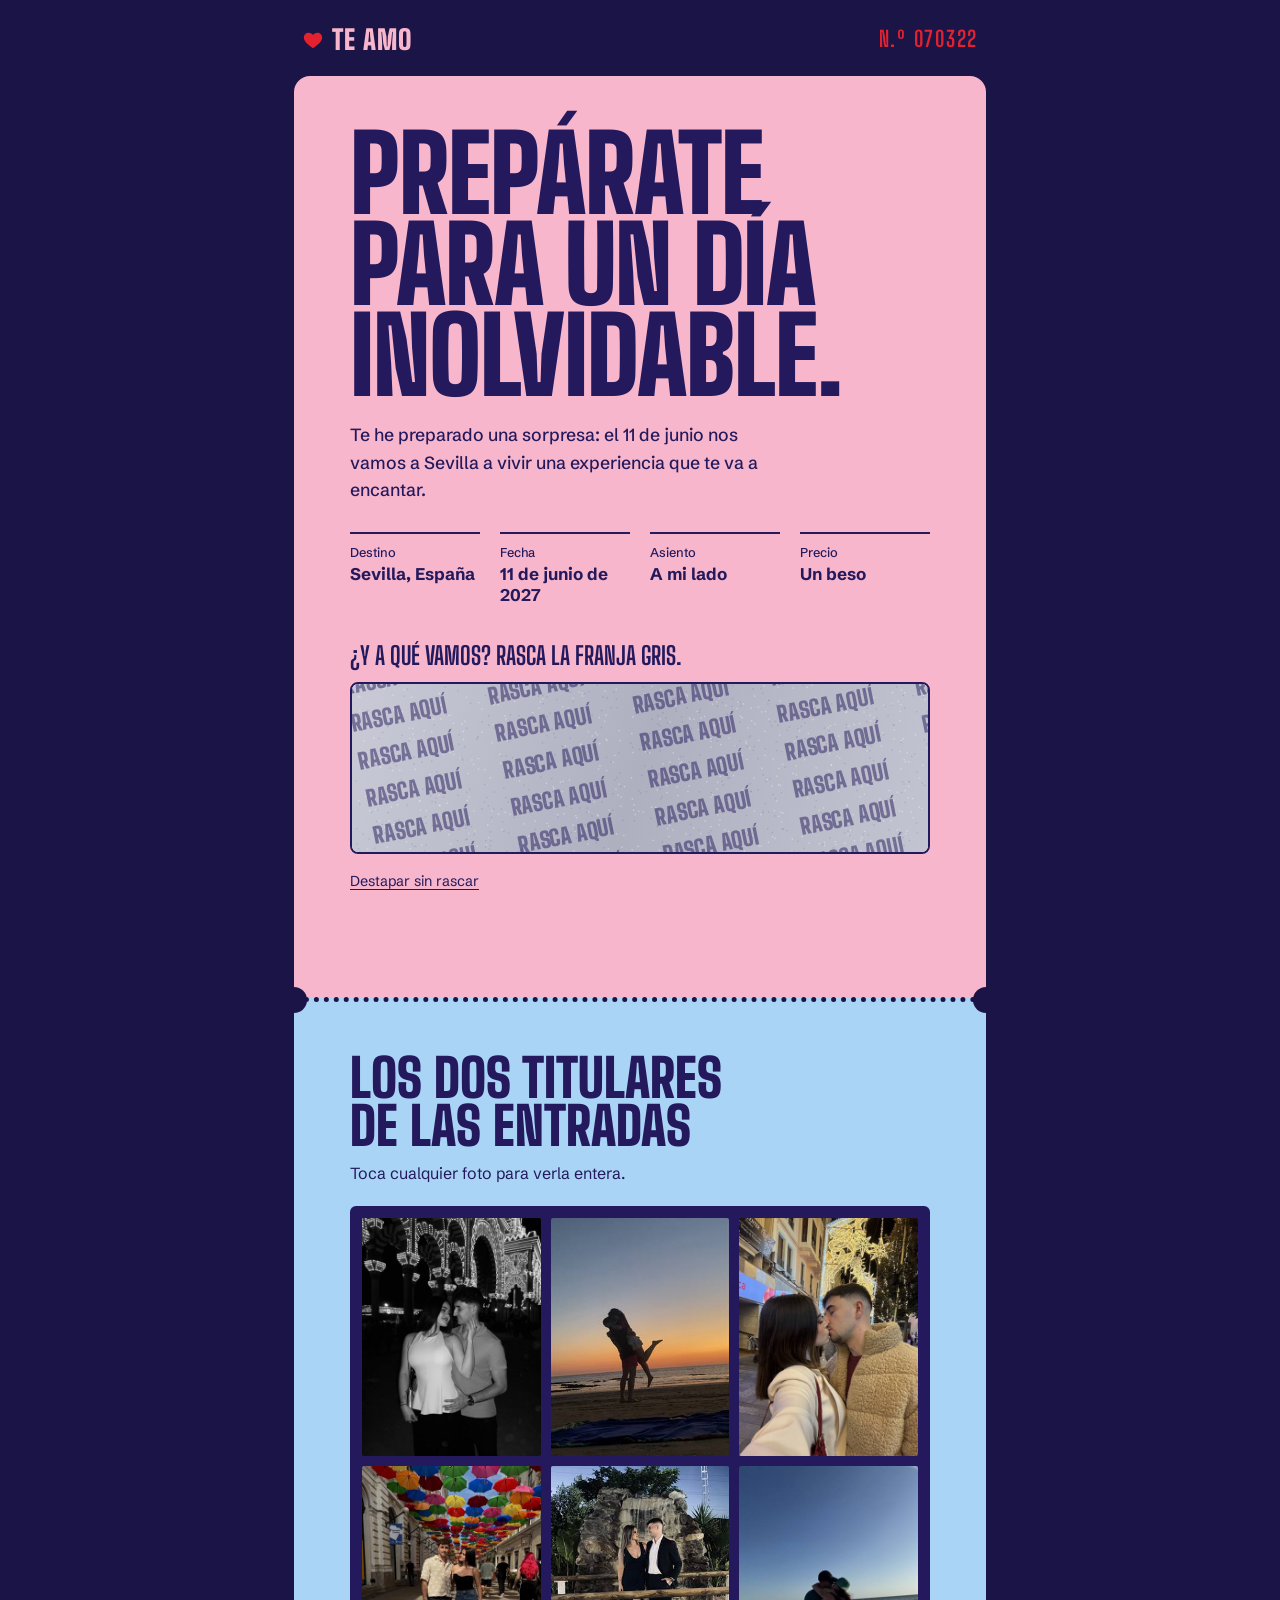
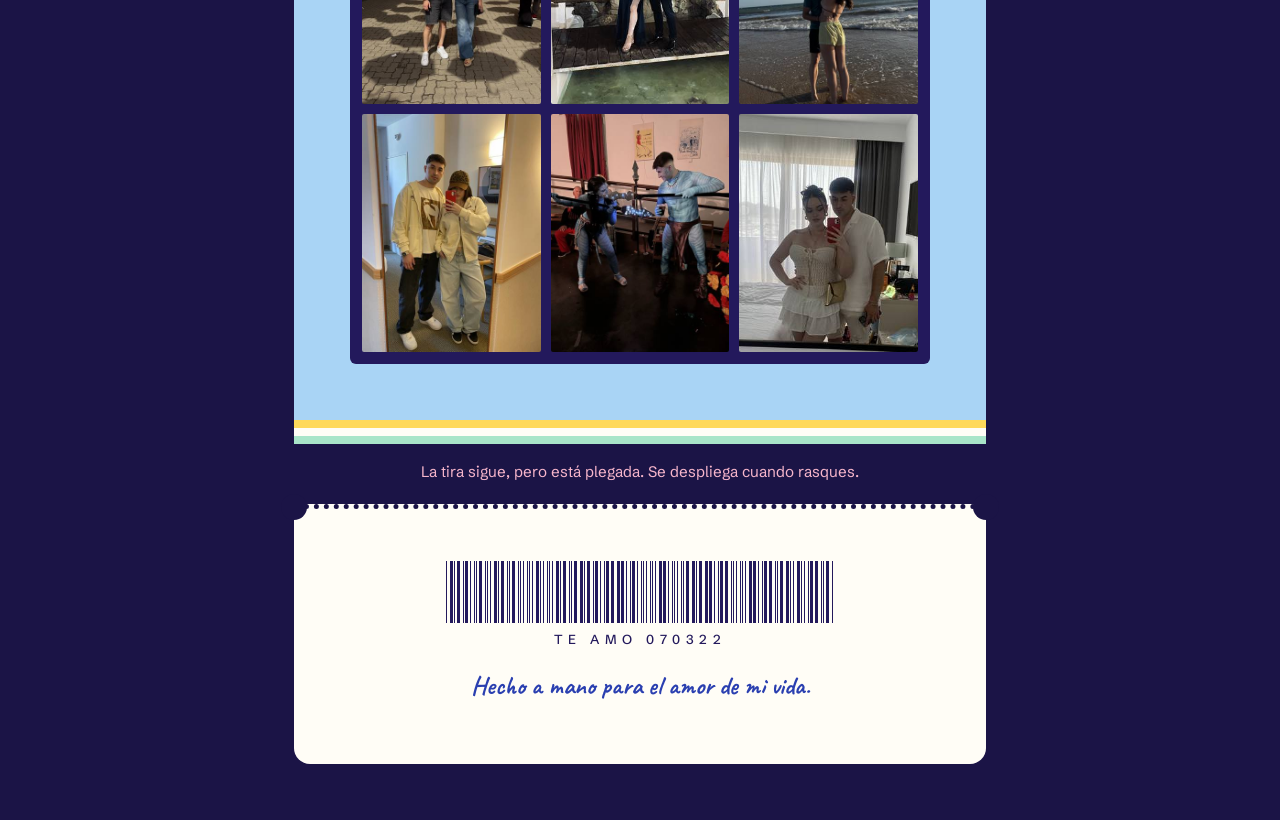
<file: index.html>
<!doctype html>
<html lang="es" data-phase="antes" data-abierto="false">
  <head>
    <meta charset="UTF-8" />
    <meta name="viewport" content="width=device-width, initial-scale=1.0, viewport-fit=cover" />
    <meta name="theme-color" content="#1b1446" />

    <!-- El título y la vista previa NO dicen qué es el regalo: eso se
         descubre rascando. script.js completa el título después. -->
    <title>Un regalo para Mónica</title>
    <meta name="description" content="Tienes una entrada a tu nombre. Rasca para ver de qué." />

    <meta property="og:type" content="website" />
    <meta property="og:title" content="Un regalo para Mónica" />
    <meta property="og:description" content="Tienes una entrada a tu nombre. Rasca para ver de qué." />
    <meta property="og:url" content="https://adrighx.github.io/regalo2026/" />
    <meta
      property="og:image"
      content="https://adrighx.github.io/regalo2026/assets/collage/photo-01.jpg"
    />
    <meta property="og:locale" content="es_ES" />

    <link rel="icon" href="assets/favicon.svg" type="image/svg+xml" />

    <link rel="preconnect" href="https://fonts.googleapis.com" />
    <link rel="preconnect" href="https://fonts.gstatic.com" crossorigin />
    <link
      href="https://fonts.googleapis.com/css2?family=Big+Shoulders+Display:wght@700;900&family=Caveat:wght@500;700&family=Schibsted+Grotesk:wght@400;500;700&display=swap"
      rel="stylesheet"
    />
    <link rel="stylesheet" href="styles.css" />
    <script src="config.js"></script>
    <script src="script.js" defer></script>
  </head>

  <body>
    <a class="saltar" href="#inicio">Ir a la entrada</a>

    <header class="taquilla">
      <a class="marca" href="#inicio" aria-label="Te amo">
        <svg class="marca-corazon" viewBox="0 0 24 24" width="22" height="22" aria-hidden="true">
          <path fill="currentColor" d="M12 21C5.5 16.4 2 13 2 9.2 2 6.3 4.3 4 7.2 4c1.7 0 3.3.8 4.3 2.1L12 6.4l.5-.3C13.5 4.8 15.1 4 16.8 4 19.7 4 22 6.3 22 9.2 22 13 18.5 16.4 12 21Z"/>
        </svg>
        <span class="marca-texto" aria-hidden="true">Te amo</span>
      </a>
      <p class="serie" aria-label="Número de serie">N.º <span class="js-serie">070322</span></p>
    </header>

    <!-- ====================================================================
         LA TIRA DE ENTRADAS
         Cada <section class="cupon"> es un cupón de la tira. Los de dentro
         de #tira-resto están plegados hasta que ella rasca el primero.
         ==================================================================== -->
    <main class="tira" id="tira">
      <!-- ---------------- CUPÓN 1: la entrada, con el rasca ---------------- -->
      <section class="cupon cupon--rosa" id="inicio" aria-labelledby="hero-title">
        <h1 id="hero-title" data-field="heroTitle">Prepárate para un día inolvidable.</h1>

        <p class="entradilla" data-field="message">
          Te he preparado una sorpresa: el 11 de junio nos vamos a Sevilla a vivir una experiencia
          que te va a encantar.
        </p>

        <dl class="datos">
          <div>
            <dt>Destino</dt>
            <dd><span data-field="city">Sevilla</span>, <span data-field="country">España</span></dd>
          </div>
          <div>
            <dt>Fecha</dt>
            <dd data-field="dateLabel">11 de junio de 2027</dd>
          </div>
          <div>
            <dt>Asiento</dt>
            <dd>A mi lado</dd>
          </div>
          <div>
            <dt>Precio</dt>
            <dd>Un beso</dd>
          </div>
        </dl>

        <div class="rasca" id="rasca">
          <p class="rasca-pregunta" id="rasca-pregunta">¿Y a qué vamos? Rasca la franja gris.</p>

          <div class="rasca-zona" id="rasca-zona">
            <div class="premio" id="premio" aria-hidden="true">
              <p class="premio-linea" data-field="revealLine">
                ¡Tenemos entradas para ver a Karol G en Sevilla!
              </p>
              <p class="premio-detalle">
                <span data-field="venue">Estadio La Cartuja</span>, a las
                <span data-field="timeLabel">21:00 h</span>
              </p>
            </div>
            <canvas class="rasca-capa" id="rasca-capa" aria-hidden="true"></canvas>
          </div>

          <button class="rasca-atajo" id="rasca-atajo" type="button">Destapar sin rascar</button>
        </div>

        <!-- Sellos de tinta: uno al destapar, otro cuando ya ha pasado la noche -->
        <p class="sello sello--valida" aria-hidden="true">
          <b data-field="tickets">2</b> entradas
        </p>
        <p class="sello sello--usada" aria-hidden="true">Usada y bien disfrutada</p>
      </section>

      <!-- ---------------- CUPÓN 2: nosotros ---------------- -->
      <section class="cupon cupon--celeste perforado" id="nosotros" aria-labelledby="nosotros-titulo">
        <h2 id="nosotros-titulo">Los dos titulares de las entradas</h2>
        <p class="cupon-nota">Toca cualquier foto para verla entera.</p>
        <div class="poster-collage" id="hero-collage"></div>
      </section>

      <p class="tira-aviso" id="tira-aviso">
        La tira sigue, pero está plegada. Se despliega cuando rasques.
      </p>

      <div class="tira-resto" id="tira-resto" hidden>
        <!-- ---------------- CUPÓN 3: cuenta atrás ---------------- -->
        <section class="cupon cupon--amarillo perforado" id="cuenta" aria-labelledby="countdown-label-text">
          <h2 id="countdown-label-text">Faltan para la gran noche</h2>

          <div class="cuenta" id="countdown" role="timer" aria-live="off">
            <p class="cuenta-dias"><strong id="days">--</strong> <span>días</span></p>
            <p class="cuenta-resto">
              <strong id="hours">--</strong> h
              <strong id="minutes">--</strong> min
              <strong id="seconds">--</strong> s
            </p>
          </div>

          <div class="condiciones">
            <h3>Condiciones de uso</h3>
            <ol>
              <li>No se admiten devoluciones. Ni de la entrada ni del acompañante.</li>
              <li>La titular se compromete a cantarlas todas, se sepa la letra o no.</li>
              <li>El acompañante sujeta el móvil, la bebida y lo que haga falta.</li>
              <li>Válida para dos personas. Siempre las mismas dos.</li>
              <li>Prohibido quedarse sin batería antes de la canción buena.</li>
              <li>Si la titular llora, el acompañante no hará comentarios. Grabará, pero no hará comentarios.</li>
              <li>Esta entrada caduca el 11 de junio de 2027. El acompañante, no.</li>
            </ol>
          </div>
        </section>

        <!-- ---------------- CUPÓN 4: el reverso, escrito a mano ---------------- -->
        <section class="cupon cupon--reverso perforado" id="musica" aria-labelledby="letter-title">
          <h2 id="letter-title" data-field="letterTitle">Esto no es solo un concierto.</h2>

          <div class="carta">
            <p data-field="letterBody">
              Es una excusa preciosa para hacer maleta, perdernos por Sevilla, llegar al Estadio La
              Cartuja, brindar por nosotros y guardar una noche de esas que se cuentan muchas veces
              después.
            </p>
            <p class="carta-firma" data-field="footerLine">
              Un regalo para empezar a cantar antes de llegar.
            </p>
          </div>

          <h3 class="ensayo-titulo">Para ir ensayando</h3>
          <div class="player" id="player"></div>
          <a class="enlace" data-field-href="playlistUrl" href="#musica">Abrir la lista en Spotify</a>
        </section>

        <!-- ---------------- CUPÓN 5: el álbum ---------------- -->
        <section class="cupon cupon--menta perforado" id="album" aria-labelledby="album-title">
          <h2 id="album-title">Aquí guardaremos los recuerdos de esa noche.</h2>
          <p class="cupon-nota" id="album-sub">
            Cuando pase la noche, todas las fotos vivirán aquí.
          </p>
          <div class="album-gallery" id="album-gallery"></div>
        </section>
      </div>

      <!-- ---------------- LA MATRIZ: el trozo que se queda la taquilla ---------------- -->
      <footer class="cupon cupon--matriz perforado">
        <div class="barras" id="barras" aria-hidden="true"></div>
        <p class="barras-texto" aria-hidden="true">TE AMO <span class="js-serie">070322</span></p>
        <p class="matriz-texto">
          Hecho a mano para <span data-field="partnerLabel">el amor de mi vida</span>.
        </p>
      </footer>
    </main>

    <!-- ============================ VISOR DE FOTOS ============================ -->
    <div id="lightbox" class="lightbox" role="dialog" aria-modal="true"
         aria-label="Visor de fotos" hidden>
      <button class="lightbox-close" id="lightbox-close" aria-label="Cerrar visor">&times;</button>

      <div class="lightbox-stage">
        <button class="lightbox-nav prev" id="lightbox-prev" aria-label="Foto anterior">&#10094;</button>
        <div class="lightbox-frame">
          <!-- sin src: un src="" haría que el navegador pidiera la propia página -->
          <img id="lightbox-img" alt="" />
        </div>
        <button class="lightbox-nav next" id="lightbox-next" aria-label="Foto siguiente">&#10095;</button>
      </div>

      <div class="lightbox-bar">
        <p id="lightbox-caption"></p>
        <p class="lightbox-counter" id="lightbox-counter"></p>
      </div>
    </div>
  </body>
</html>
</file>
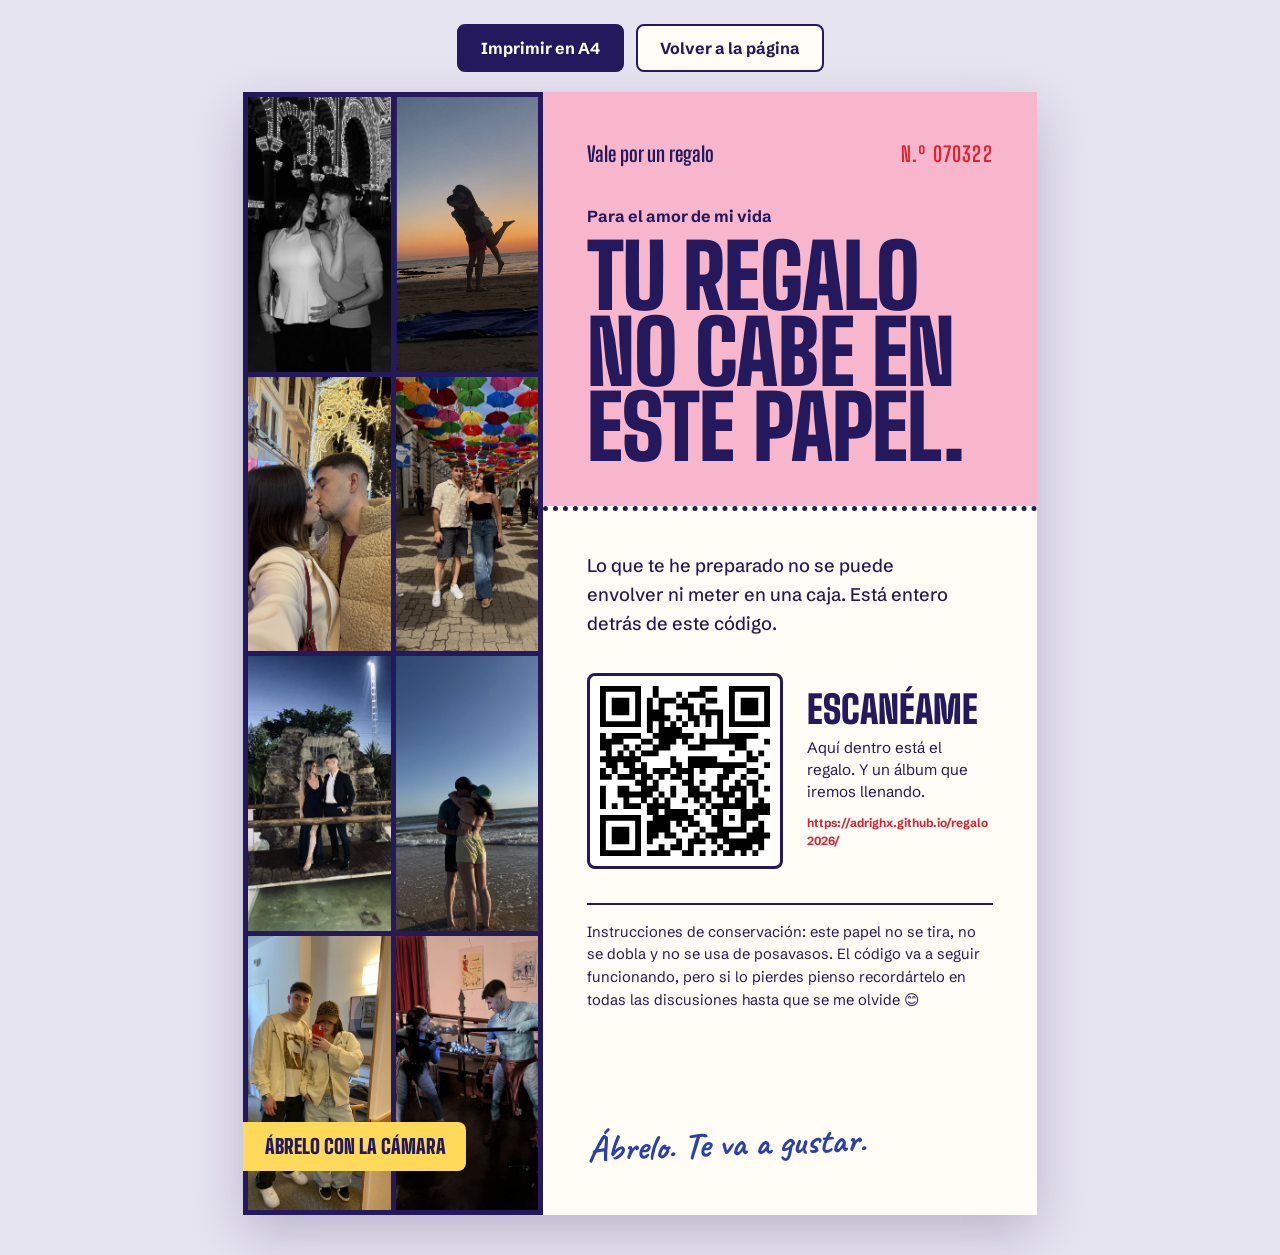
<file: flyer.html>
<!doctype html>
<html lang="es">
  <head>
    <meta charset="UTF-8" />
    <meta name="viewport" content="width=device-width, initial-scale=1.0" />
    <!-- Ni el título de la pestaña destripa la sorpresa -->
    <title>Panfleto imprimible</title>
    <meta name="robots" content="noindex" />
    <meta name="description" content="Panfleto imprimible en A4 con el código QR del regalo." />

    <link rel="icon" href="assets/favicon.svg" type="image/svg+xml" />
    <link rel="preconnect" href="https://fonts.googleapis.com" />
    <link rel="preconnect" href="https://fonts.gstatic.com" crossorigin />
    <link
      href="https://fonts.googleapis.com/css2?family=Big+Shoulders+Display:wght@700;900&family=Caveat:wght@500;700&family=Schibsted+Grotesk:wght@400;500;700&display=swap"
      rel="stylesheet"
    />
    <link rel="stylesheet" href="styles.css" />
    <script src="config.js"></script>
  </head>

  <body class="print-body">
    <!-- Estos botones no salen al imprimir -->
    <div class="print-actions">
      <button class="boton boton--lleno" onclick="window.print()" type="button">
        Imprimir en A4
      </button>
      <a class="boton" href="index.html">Volver a la página</a>
    </div>

    <article class="flyer">
      <!-- ---------------- Columna de fotos ---------------- -->
      <div class="flyer-art">
        <div class="flyer-mosaic" id="flyer-mosaic" aria-hidden="true"></div>
        <p class="flyer-badge">Ábrelo con la cámara</p>
      </div>

      <!-- ---------------- Columna de texto ----------------
           IMPORTANTE: nada de este bloque puede destripar la sorpresa.
           Los textos salen del apartado "flyer" de config.js. -->
      <div class="flyer-content">
        <div class="flyer-cabecera">
          <p class="flyer-serie">
            <span class="flyer-vale">Vale por un regalo</span>
            <span>N.º <span id="flyer-serie">070322</span></span>
          </p>

          <p class="flyer-kicker" data-flyer="kicker">Para el amor de mi vida · Feliz cumpleaños</p>
          <h1 data-flyer="title">Tu regalo no cabe en este papel.</h1>
        </div>

        <div class="flyer-cuerpo">
          <p class="flyer-lead" data-flyer="lead">
            Lo que te he preparado no se puede envolver ni meter en una caja. Está entero detrás de
            este código.
          </p>

          <div class="flyer-qr">
            <!-- QR guardado como archivo del proyecto: funciona aunque
                 desaparezca cualquier servicio externo. Si algún día cambias
                 la dirección de la web, regenera este archivo. -->
            <img src="assets/qr-regalo.svg" alt="Código QR que lleva a la página del regalo" />
            <div class="flyer-qr-text">
              <strong data-flyer="qrTitle">Escanéame</strong>
              <p data-flyer="qrText">Aquí dentro está el regalo. Y un álbum que iremos llenando.</p>
              <code id="flyer-url">https://adrighx.github.io/regalo2026/</code>
            </div>
          </div>

          <p class="flyer-note" data-flyer="note">
            Guarda este papel: el código seguirá funcionando mucho después de esa noche. Ahí iremos
            dejando las fotos, para poder volver cuando queramos.
          </p>

          <p class="flyer-sign" data-flyer="sign">Ábrelo. Te va a gustar.</p>
        </div>
      </div>
    </article>

    <!-- El panfleto no usa script.js: se monta solo, con sus propios textos -->
    <script>
      document.addEventListener("DOMContentLoaded", () => {
        const cfg = window.GIFT_CONFIG || {};
        const f = cfg.flyer || {};

        // Textos: solo los del apartado "flyer", nunca los de la página
        document.querySelectorAll("[data-flyer]").forEach((nodo) => {
          const v = f[nodo.dataset.flyer];
          if (v) nodo.textContent = v;
        });

        // Número de serie: el de config.js; si no hay, la fecha (día, mes, año)
        const evento = new Date(cfg.eventDate || "");
        const serie = document.getElementById("flyer-serie");
        if (serie && cfg.serialNumber) {
          serie.textContent = cfg.serialNumber;
        } else if (serie && !Number.isNaN(evento.getTime())) {
          const dos = (n) => String(n).padStart(2, "0");
          serie.textContent =
            dos(evento.getDate()) + dos(evento.getMonth() + 1) + dos(evento.getFullYear() % 100);
        }

        const mosaico = document.getElementById("flyer-mosaic");
        const fotos = (cfg.heroPhotos || []).slice(0, 8);
        if (mosaico) {
          fotos.forEach((archivo) => {
            // Cada foto en su celda, para poder reencuadrarla desde el CSS
            const celda = document.createElement("div");
            celda.className = "flyer-cell";

            const img = document.createElement("img");
            img.src = "assets/collage/" + archivo;
            img.alt = "";

            celda.append(img);
            mosaico.append(celda);
          });
        }

        const url = document.getElementById("flyer-url");
        if (url && cfg.publicUrl) url.textContent = cfg.publicUrl;
      });
    </script>
  </body>
</html>
</file>
<file: styles.css>
/* ============================================================
   REGALO PARA MÓNICA
   Toda la página es una tira de entradas de papel de colores,
   impresa a una sola tinta y con el número de serie en rojo.
   ============================================================ */

/* ------------------------------------------------------------
   1. COLORES Y LETRAS
   ------------------------------------------------------------ */
:root {
  --mesa: #1b1446; /* el fondo: la mesa sobre la que está la tira */
  --tinta: #23195c; /* la única tinta con la que se imprime */
  --rojo: #e3212f; /* tinta del numerador y de los sellos */
  --boli: #2a3fb0; /* lo escrito a mano */

  --rosa: #f7b6cb;
  --celeste: #a9d4f5;
  --amarillo: #ffd95a;
  --menta: #a9e5c9;
  --papel: #fffdf6;

  --cartel: "Big Shoulders Display", "Arial Narrow", Impact, sans-serif;
  --texto: "Schibsted Grotesk", system-ui, -apple-system, "Segoe UI", sans-serif;
  --mano: "Caveat", "Segoe Print", cursive;

  --ancho-tira: 640px;
}

/* ------------------------------------------------------------
   2. BASE
   ------------------------------------------------------------ */
*,
*::before,
*::after {
  box-sizing: border-box;
}

html {
  scroll-behavior: smooth;
  -webkit-text-size-adjust: 100%;
}

body {
  margin: 0;
  min-height: 100svh;
  overflow-x: hidden;
  background: var(--mesa);
  color: var(--tinta);
  font-family: var(--texto);
  font-size: 1rem;
  line-height: 1.55;
}

img {
  display: block;
  max-width: 100%;
}

h1,
h2,
h3,
p,
dl,
dd,
ol {
  margin: 0;
}

h1,
h2 {
  font-family: var(--cartel);
  font-weight: 900;
  text-transform: uppercase;
  text-wrap: balance;
}

h1 {
  font-size: clamp(3.1rem, 15.5vw, 6.2rem);
  line-height: 0.86;
  letter-spacing: -0.01em;
}

h2 {
  font-size: clamp(2.1rem, 9.5vw, 3.3rem);
  line-height: 0.92;
}

a {
  color: inherit;
}

button {
  font: inherit;
  color: inherit;
}

:focus-visible {
  outline: 3px solid var(--rojo);
  outline-offset: 3px;
}

[hidden] {
  display: none !important;
}

.saltar {
  position: absolute;
  top: -100px;
  left: 12px;
  z-index: 50;
  padding: 10px 16px;
  background: var(--amarillo);
  color: var(--tinta);
  font-weight: 700;
}

.saltar:focus {
  top: 12px;
}

.enlace {
  display: inline-block;
  font-weight: 700;
  text-decoration-thickness: 2px;
  text-underline-offset: 4px;
}

/* ------------------------------------------------------------
   3. LA TAQUILLA (cabecera)
   ------------------------------------------------------------ */
.taquilla {
  display: flex;
  align-items: center;
  justify-content: space-between;
  gap: 16px;
  max-width: var(--ancho-tira);
  margin: 0 auto;
  padding: 18px 22px 14px;
}

.marca {
  display: inline-flex;
  align-items: center;
  gap: 8px;
  min-height: 44px;
  color: var(--rosa);
  text-decoration: none;
}

.marca-corazon {
  color: var(--rojo);
  animation: latido 1.6s ease-in-out infinite;
}

/* Dos pulsos seguidos y pausa, como un latido de verdad */
@keyframes latido {
  0%,
  56%,
  100% {
    transform: scale(1);
  }
  14% {
    transform: scale(1.22);
  }
  28% {
    transform: scale(1);
  }
  42% {
    transform: scale(1.14);
  }
}

.marca-texto {
  font-family: var(--cartel);
  font-size: 1.7rem;
  font-weight: 900;
  letter-spacing: 0.04em;
  line-height: 1;
  text-transform: uppercase;
}

.serie {
  color: var(--rojo);
  font-family: var(--cartel);
  font-size: 1.35rem;
  font-weight: 700;
  letter-spacing: 0.08em;
}

/* ------------------------------------------------------------
   4. LA TIRA Y SUS CUPONES
   ------------------------------------------------------------ */
.tira {
  max-width: var(--ancho-tira);
  margin: 0 auto;
  padding: 0 14px 56px;
}

.cupon {
  position: relative;
  padding: 34px 24px 38px;
  background: var(--papel);
}

.cupon--rosa {
  background: var(--rosa);
  border-radius: 16px 16px 0 0;
}

.cupon--celeste {
  background: var(--celeste);
}

.cupon--amarillo {
  background: var(--amarillo);
}

.cupon--menta {
  background: var(--menta);
}

.cupon--matriz {
  border-radius: 0 0 16px 16px;
  text-align: center;
}

/* El troquel entre cupón y cupón: una fila de agujeros y dos muescas */
.perforado {
  border-top: 5px dotted var(--mesa);
}

.perforado::before,
.perforado::after {
  content: "";
  position: absolute;
  top: -15px;
  width: 26px;
  height: 26px;
  border-radius: 50%;
  background: var(--mesa);
}

.perforado::before {
  left: -13px;
}

.perforado::after {
  right: -13px;
}

.cupon-nota {
  margin-top: 10px;
  max-width: 44ch;
}

/* ------------------------------------------------------------
   5. CUPÓN 1: LA ENTRADA
   ------------------------------------------------------------ */
.entradilla {
  margin-top: 22px;
  max-width: 40ch;
  font-size: 1.1rem;
  font-weight: 500;
}

.datos {
  display: grid;
  grid-template-columns: 1fr 1fr;
  column-gap: 20px;
  margin-top: 28px;
}

.datos div {
  padding: 9px 0 11px;
  border-top: 2px solid var(--tinta);
}

.datos dt {
  font-size: 0.8rem;
  font-weight: 500;
}

.datos dd {
  font-size: 1.06rem;
  font-weight: 700;
  line-height: 1.25;
}

/* --- El rasca --- */
.rasca {
  margin-top: 26px;
}

.rasca-pregunta {
  font-family: var(--cartel);
  font-size: 1.55rem;
  font-weight: 700;
  line-height: 1.1;
  text-transform: uppercase;
}

.rasca-zona {
  position: relative;
  margin-top: 12px;
  overflow: hidden;
  border: 2px solid var(--tinta);
  border-radius: 8px;
  background: var(--papel);
}

.premio {
  display: grid;
  gap: 8px;
  align-content: center;
  min-height: 168px;
  padding: 20px 18px;
}

.premio-linea {
  font-family: var(--cartel);
  font-size: clamp(2rem, 9.4vw, 3.1rem);
  font-weight: 900;
  line-height: 0.95;
  text-transform: uppercase;
  text-wrap: balance;
}

.premio-detalle {
  font-weight: 700;
}

.rasca-capa {
  position: absolute;
  inset: 0;
  width: 100%;
  height: 100%;
  cursor: grab;
  /* Para que el dedo rasque en vez de mover la página */
  touch-action: none;
  transition: opacity 0.5s ease;
}

.rasca-capa:active {
  cursor: grabbing;
}

.rasca-atajo {
  margin-top: 10px;
  padding: 6px 0;
  border: 0;
  background: none;
  font-size: 0.9rem;
  text-decoration: underline;
  text-underline-offset: 3px;
  cursor: pointer;
}

[data-abierto="true"] .rasca-capa {
  opacity: 0;
  pointer-events: none;
}

[data-abierto="true"] .rasca-atajo {
  display: none;
}

/* --- Sellos de tinta --- */
.sello {
  width: fit-content;
  padding: 4px 14px 5px;
  border: 3px solid var(--rojo);
  border-radius: 6px;
  color: var(--rojo);
  font-family: var(--cartel);
  font-weight: 900;
  line-height: 1;
  text-transform: uppercase;
  mix-blend-mode: multiply;
}

.sello--valida {
  margin: -14px 6px 0 auto;
  position: relative;
  font-size: 1.7rem;
  transform: rotate(-7deg);
  opacity: 0;
}

.sello--valida b {
  font-size: 2.6rem;
}

[data-abierto="true"] .sello--valida {
  opacity: 0.92;
}

/* El golpe de sello: solo la primera vez que se destapa */
.recien-abierto .sello--valida {
  animation: sellar 0.45s 0.55s cubic-bezier(0.2, 1.4, 0.4, 1) both;
}

@keyframes sellar {
  from {
    opacity: 0;
    transform: rotate(-18deg) scale(2.6);
  }
  to {
    opacity: 0.92;
    transform: rotate(-7deg) scale(1);
  }
}

/* Solo aparece cuando la noche ya ha pasado */
.sello--usada {
  display: none;
  position: absolute;
  top: 18px;
  right: 10px;
  max-width: 11ch;
  padding: 6px 12px 8px;
  border-width: 3px;
  font-size: 1.35rem;
  text-align: center;
  transform: rotate(11deg);
  opacity: 0.88;
}

[data-phase="despues"] .sello--usada {
  display: block;
}

/* ------------------------------------------------------------
   6. CUPÓN 2: LAS FOTOS (tira de fotomatón)
   ------------------------------------------------------------ */
.poster-collage {
  display: grid;
  grid-template-columns: repeat(3, 1fr);
  gap: 7px;
  margin-top: 20px;
  padding: 9px;
  border-radius: 6px;
  background: var(--tinta);
}

/* La celda recorta; la imagen de dentro se puede acercar libremente */
.poster-cell {
  display: block;
  position: relative;
  aspect-ratio: 3 / 4;
  padding: 0;
  overflow: hidden;
  border: 0;
  border-radius: 2px;
  background: #3a2f7a;
  cursor: zoom-in;
}

.poster-collage img {
  width: 100%;
  height: 100%;
  object-fit: cover;
}

/* --- Encuadre fino de fotos concretas ------------------------------
   scale() acerca y translate() recoloca (en % del tamaño de la foto).
   Van por POSICIÓN: si cambias el orden en config.js, revísalos. */

/* 5ª foto (la de gala): estabais pequeños en el plano general */
.poster-cell:nth-child(5) img {
  transform: scale(1.32) translateY(-7%);
}

/* 9ª foto: el espejo dejaba mucha pared vacía debajo */
.poster-cell:nth-child(9) img {
  transform: scale(1.5) translate(5%, 13.7%);
}

/* ------------------------------------------------------------
   7. EL AVISO DE "TIRA PLEGADA" Y EL DESPLIEGUE
   ------------------------------------------------------------ */
/* Tres cantos de colores asomando: los cupones que faltan, doblados */
.tira-aviso {
  padding: 34px 24px 20px;
  background: linear-gradient(
    var(--amarillo) 0 8px,
    var(--papel) 8px 16px,
    var(--menta) 16px 24px,
    transparent 24px
  );
  color: var(--rosa);
  font-size: 0.95rem;
  text-align: center;
}

[data-abierto="true"] .tira-aviso {
  display: none;
}

.tira-resto {
  perspective: 1400px;
}

.recien-abierto .tira-resto .cupon {
  transform-origin: top center;
  animation: desplegar 0.7s cubic-bezier(0.3, 1.25, 0.5, 1) both;
}

.recien-abierto .tira-resto .cupon:nth-child(1) {
  animation-delay: 0.9s;
}

.recien-abierto .tira-resto .cupon:nth-child(2) {
  animation-delay: 1.2s;
}

.recien-abierto .tira-resto .cupon:nth-child(3) {
  animation-delay: 1.5s;
}

@keyframes desplegar {
  from {
    opacity: 0;
    transform: rotateX(-88deg);
  }
  to {
    opacity: 1;
    transform: rotateX(0);
  }
}

/* ------------------------------------------------------------
   8. CUPÓN 3: CUENTA ATRÁS Y CONDICIONES
   ------------------------------------------------------------ */
.cuenta {
  margin-top: 6px;
}

.cuenta-dias {
  display: flex;
  align-items: baseline;
  gap: 12px;
  font-family: var(--cartel);
  text-transform: uppercase;
}

.cuenta-dias strong {
  color: var(--rojo);
  font-size: clamp(6.5rem, 36vw, 13rem);
  font-weight: 900;
  line-height: 0.84;
  font-variant-numeric: tabular-nums;
}

.cuenta-dias span {
  font-size: 2.2rem;
  font-weight: 700;
}

.cuenta-resto {
  margin-top: 8px;
  font-size: 1.15rem;
  font-variant-numeric: tabular-nums;
}

.cuenta-resto strong {
  font-weight: 700;
}

.condiciones {
  margin-top: 30px;
  padding-top: 14px;
  border-top: 2px solid var(--tinta);
  font-size: 0.9rem;
}

.condiciones h3 {
  font-size: 0.9rem;
  font-weight: 700;
}

.condiciones ol {
  margin-top: 6px;
  padding-left: 1.3em;
}

.condiciones li + li {
  margin-top: 3px;
}

/* ------------------------------------------------------------
   9. CUPÓN 4: EL REVERSO, ESCRITO A BOLI
   ------------------------------------------------------------ */
.carta {
  margin-top: 22px;
  color: var(--boli);
  font-family: var(--mano);
  font-size: 1.62rem;
  font-weight: 500;
  line-height: 38px;
  /* Renglones: cada línea de texto se apoya en una raya */
  background: repeating-linear-gradient(
    transparent 0 36px,
    rgba(42, 63, 176, 0.2) 36px 38px
  );
}

.carta-firma {
  margin-top: 38px;
  font-weight: 700;
  transform: rotate(-1.5deg);
  transform-origin: left center;
}

.ensayo-titulo {
  margin-top: 40px;
  font-family: var(--cartel);
  font-size: 1.55rem;
  font-weight: 700;
  line-height: 1.1;
  text-transform: uppercase;
}

.player {
  margin: 12px 0 14px;
}

.player iframe {
  display: block;
  width: 100%;
  border: 0;
  border-radius: 12px;
}

/* ------------------------------------------------------------
   10. CUPÓN 5: EL ÁLBUM
   ------------------------------------------------------------ */
.album-gallery {
  display: grid;
  grid-template-columns: repeat(auto-fill, minmax(130px, 1fr));
  gap: 8px;
  margin-top: 22px;
}

.album-gallery.is-empty {
  grid-template-columns: 1fr;
}

.album-tile {
  display: block;
  aspect-ratio: 1 / 1;
  padding: 0;
  overflow: hidden;
  border: 0;
  border-radius: 2px;
  background: var(--tinta);
  cursor: zoom-in;
}

.album-tile img {
  width: 100%;
  height: 100%;
  object-fit: cover;
}

.album-empty {
  padding: 30px 20px;
  border: 2px dashed var(--tinta);
  border-radius: 8px;
  text-align: center;
}

.album-empty p {
  font-family: var(--cartel);
  font-size: 1.7rem;
  font-weight: 700;
  line-height: 1.05;
  text-transform: uppercase;
}

.album-empty small {
  display: block;
  margin-top: 8px;
  font-size: 0.95rem;
}

/* ------------------------------------------------------------
   11. LA MATRIZ (pie)
   ------------------------------------------------------------ */
.barras {
  display: flex;
  justify-content: center;
  height: 62px;
}

.barras span {
  display: block;
  height: 100%;
  background: var(--tinta);
}

.barras-texto {
  margin-top: 6px;
  font-size: 0.82rem;
  font-weight: 500;
  letter-spacing: 0.42em;
}

.matriz-texto {
  margin: 22px 0 8px;
  font-family: var(--mano);
  font-size: 1.6rem;
  font-weight: 700;
  line-height: 1.15;
  text-wrap: balance;
  color: var(--boli);
}

/* ------------------------------------------------------------
   12. VISOR DE FOTOS
   ------------------------------------------------------------ */
.lightbox {
  position: fixed;
  inset: 0;
  z-index: 2000;
  display: flex;
  flex-direction: column;
  align-items: center;
  gap: 14px;
  padding: clamp(14px, 3vw, 28px);
  background: rgba(20, 14, 56, 0.97);
}

.lightbox-close,
.lightbox-nav {
  flex: 0 0 auto;
  width: 46px;
  height: 46px;
  border: 2px solid var(--rosa);
  border-radius: 50%;
  background: none;
  color: var(--rosa);
  font-size: 1.2rem;
  line-height: 1;
  cursor: pointer;
}

.lightbox-close {
  position: absolute;
  top: 12px;
  right: 14px;
  z-index: 2;
  font-size: 1.8rem;
  background: var(--mesa);
}

.lightbox-close:hover,
.lightbox-nav:hover {
  background: var(--rosa);
  color: var(--mesa);
}

/* El escenario ocupa todo el hueco que sobra, así el pie de foto
   nunca se monta encima de la imagen por muy alta que sea. */
.lightbox-stage {
  display: flex;
  flex: 1 1 auto;
  align-items: center;
  gap: clamp(6px, 2vw, 18px);
  width: min(100%, 1000px);
  min-height: 0;
}

.lightbox-frame {
  display: grid;
  place-items: center;
  flex: 1 1 auto;
  min-width: 0;
  min-height: 0;
  height: 100%;
}

#lightbox-img {
  max-width: 100%;
  max-height: 100%;
  border: 8px solid var(--papel);
  border-radius: 2px;
}

.lightbox-bar {
  flex: 0 0 auto;
  color: var(--rosa);
  text-align: center;
}

#lightbox-caption {
  font-family: var(--mano);
  font-size: 1.6rem;
  font-weight: 700;
  line-height: 1.1;
}

.lightbox-counter {
  font-size: 0.85rem;
  font-variant-numeric: tabular-nums;
}

/* ------------------------------------------------------------
   13. PANTALLAS GRANDES
   ------------------------------------------------------------ */
@media (min-width: 760px) {
  :root {
    --ancho-tira: 720px;
  }

  .cupon {
    padding: 52px 56px 56px;
  }

  .tira-aviso {
    padding-top: 40px;
  }

  h1 {
    font-size: 6.6rem;
  }

  .datos {
    grid-template-columns: repeat(4, 1fr);
  }

  .poster-collage {
    gap: 10px;
    padding: 12px;
  }

  .sello--usada {
    right: 40px;
  }
}

/* ------------------------------------------------------------
   14. MENOS MOVIMIENTO
   ------------------------------------------------------------ */
@media (prefers-reduced-motion: reduce) {
  html {
    scroll-behavior: auto;
  }

  *,
  *::before,
  *::after {
    animation: none !important;
    transition: none !important;
  }
}

/* ============================================================
   15. EL PANFLETO IMPRIMIBLE (flyer.html)
   Mismo lenguaje que la página, pero sin una sola pista.
   ============================================================ */
.print-body {
  display: grid;
  place-items: center;
  min-height: 100svh;
  padding: 24px 16px 40px;
  background: #e7e4f1;
}

.print-actions {
  display: flex;
  flex-wrap: wrap;
  gap: 12px;
  justify-content: center;
  margin-bottom: 20px;
}

.boton {
  display: inline-flex;
  align-items: center;
  min-height: 48px;
  padding: 0 22px;
  border: 2px solid var(--tinta);
  border-radius: 8px;
  background: var(--papel);
  font-weight: 700;
  text-decoration: none;
  cursor: pointer;
}

.boton--lleno {
  background: var(--tinta);
  color: var(--papel);
}

.flyer {
  display: grid;
  grid-template-columns: 300px 1fr;
  width: min(100%, 794px);
  min-height: 1123px;
  overflow: hidden;
  background: var(--papel);
  box-shadow: 0 18px 50px rgba(27, 20, 70, 0.22);
}

.flyer-art {
  position: relative;
  overflow: hidden;
  background: var(--tinta);
}

.flyer-mosaic {
  display: grid;
  grid-template-columns: repeat(2, 1fr);
  grid-auto-rows: 1fr;
  gap: 5px;
  width: 100%;
  height: 100%;
  padding: 5px;
}

.flyer-cell {
  position: relative;
  overflow: hidden;
}

.flyer-mosaic img {
  width: 100%;
  height: 100%;
  object-fit: cover;
}

/* 2ª foto (la de la playa): estabais descentrados hacia la izquierda */
.flyer-cell:nth-child(2) img {
  transform: scale(1.3) translate(12%, -5%);
}

.flyer-badge {
  position: absolute;
  left: 0;
  bottom: 44px;
  padding: 9px 20px 9px 22px;
  border-radius: 0 8px 8px 0;
  background: var(--amarillo);
  color: var(--tinta);
  font-family: var(--cartel);
  font-size: 1.25rem;
  font-weight: 900;
  text-transform: uppercase;
}

.flyer-content {
  display: flex;
  flex-direction: column;
}

.flyer-cabecera {
  padding: 46px 44px 40px;
  background: var(--rosa);
}

.flyer-serie {
  display: flex;
  justify-content: space-between;
  align-items: baseline;
  gap: 12px;
  color: var(--rojo);
  font-family: var(--cartel);
  font-size: 1.3rem;
  font-weight: 700;
  letter-spacing: 0.06em;
}

.flyer-serie .flyer-vale {
  color: var(--tinta);
  letter-spacing: 0;
}

.flyer-kicker {
  margin-top: 34px;
  font-size: 1rem;
  font-weight: 700;
}

.flyer h1 {
  margin-top: 10px;
  font-size: 5.5rem;
  line-height: 0.86;
}

.flyer-cuerpo {
  position: relative;
  display: flex;
  flex: 1;
  flex-direction: column;
  padding: 40px 44px 46px;
  border-top: 5px dotted var(--tinta);
}

.flyer-lead {
  max-width: 34ch;
  font-size: 1.14rem;
  font-weight: 500;
  line-height: 1.6;
}

.flyer-qr {
  display: flex;
  align-items: center;
  gap: 24px;
  margin-top: 34px;
}

.flyer-qr img {
  width: 196px;
  height: 196px;
  padding: 10px;
  border: 3px solid var(--tinta);
  border-radius: 8px;
  background: #fff;
}

.flyer-qr-text strong {
  display: block;
  font-family: var(--cartel);
  font-size: 2.4rem;
  font-weight: 900;
  line-height: 0.95;
  text-transform: uppercase;
}

.flyer-qr-text p {
  margin-top: 10px;
  max-width: 20ch;
  font-size: 0.95rem;
  line-height: 1.45;
}

.flyer-qr-text code {
  display: block;
  margin-top: 10px;
  color: var(--rojo);
  font-family: var(--texto);
  font-size: 0.74rem;
  font-weight: 700;
  overflow-wrap: anywhere;
}

.flyer-note {
  margin-top: 34px;
  padding-top: 16px;
  border-top: 2px solid var(--tinta);
  font-size: 0.92rem;
  line-height: 1.55;
}

.flyer-sign {
  margin-top: auto;
  padding-top: 30px;
  color: var(--boli);
  font-family: var(--mano);
  font-size: 2.3rem;
  font-weight: 700;
  line-height: 1.1;
  transform: rotate(-2deg);
  transform-origin: left center;
}

@media screen and (max-width: 820px) {
  .flyer {
    grid-template-columns: 1fr;
    min-height: auto;
  }

  .flyer-art {
    height: 420px;
  }

  .flyer-cabecera,
  .flyer-cuerpo {
    padding-inline: 24px;
  }

  .flyer h1 {
    font-size: clamp(3.4rem, 16vw, 5rem);
  }

  .flyer-qr {
    flex-direction: column;
    align-items: flex-start;
  }
}

@media print {
  @page {
    size: A4;
    margin: 0;
  }

  .print-body {
    display: block;
    padding: 0;
    background: #fff;
  }

  .print-actions {
    display: none;
  }

  .flyer {
    width: 210mm;
    height: 297mm;
    min-height: 297mm;
    box-shadow: none;
    break-inside: avoid;
  }

  /* Sin esto el navegador imprime los fondos en blanco */
  .flyer,
  .flyer *,
  .flyer *::before,
  .flyer *::after {
    -webkit-print-color-adjust: exact;
    print-color-adjust: exact;
  }
}
</file>
